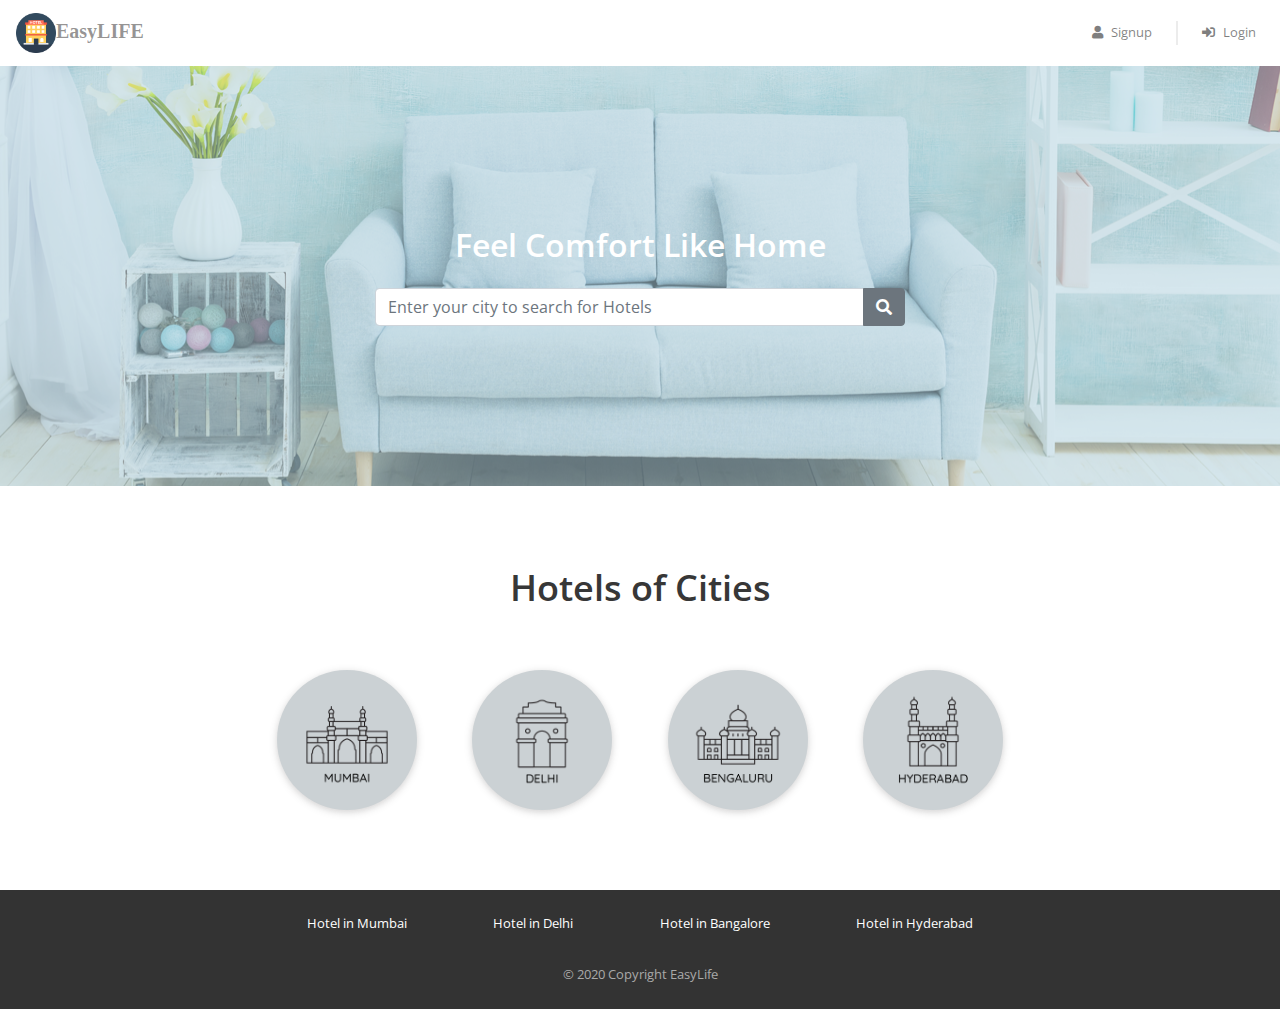
<file: index.html>
<!DOCTYPE html>
<html lang="en">

<head>
    <meta name="viewport" content="width=device-width, initial-scale=1">
    <title>Welcome | EasyLIFE</title>
    <link rel="stylesheet" href="https://cdn.jsdelivr.net/npm/bootstrap@4.0.0/dist/css/bootstrap.min.css" integrity="sha384-Gn5384xqQ1aoWXA+058RXPxPg6fy4IWvTNh0E263XmFcJlSAwiGgFAW/dAiS6JXm" crossorigin="anonymous">
    <link href="https://use.fontawesome.com/releases/v5.11.2/css/all.css" rel="stylesheet" />
    <link href="https://fonts.googleapis.com/css2?family=Open+Sans:ital,wght@0,300;0,400;0,600;0,700;0,800;1,300;1,400;1,600;1,700;1,800&display=swap" rel="stylesheet" />
    <link href="css/common.css" rel="stylesheet" />
    <link href="css/home.css" rel="stylesheet" />
</head>

<body>
    <div class="header sticky-top">
        <nav class="navbar navbar-expand-md navbar-light">
            <a class="navbar-brand" href="index.html">
                <img src="img/logo.png" /><samp>EasyLIFE</samp>
            </a>
            <button class="navbar-toggler" type="button" data-toggle="collapse" data-target="#my-navbar">
                <span class="navbar-toggler-icon"></span>
            </button>

            <div class="collapse navbar-collapse justify-content-end" id="my-navbar">
                <ul class="navbar-nav">
                    <li class="nav-item">
                        <a class="nav-link" href="#" data-toggle="modal" data-target="#signup-modal">
                            <i class="fas fa-user"></i>Signup
                        </a>
                    </li>
                    <div class="nav-vl"></div>
                    <li class="nav-item">
                        <a class="nav-link" href="#" data-toggle="modal" data-target="#login-modal">
                            <i class="fas fa-sign-in-alt"></i>Login
                        </a>
                    </li>
                </ul>
            </div>
        </nav>
    </div>

    <div id="loading">
    </div> 

    <div class="banner-container">
        <h2 class="white pb-3">Feel Comfort Like Home </h2>

        <form id="search-form">
            <div class="input-group city-search">
                <input type="text" class="form-control input-city" id='city' name='city' placeholder="Enter your city to search for Hotels" />
                <div class="input-group-append">
                    <button type="submit" class="btn btn-secondary">
                        <i class="fa fa-search"></i>
                    </button>
                </div>
            </div>
        </form>
    </div>

    <div class="page-container">
        <h1 class="city-heading">
            Hotels of Cities  
        </h1>
        <div class="row">
            <div class="city-card-container col-md">
                <a href="property_list.html">
                    <div class="city-card rounded-circle">
                        <img src="img/mumbai.png" class="city-img" />
                    </div>
                </a>
            </div>

            <div class="city-card-container col-md">
                <a href="property_list.html">
                    <div class="city-card rounded-circle">
                        <img src="img/delhi.png" class="city-img" />
                    </div>
                </a>
            </div>

            <div class="city-card-container col-md">
                <a href="property_list.html">
                    <div class="city-card rounded-circle">
                        <img src="img/bangalore.png" class="city-img" />
                    </div>
                </a>
            </div>

            <div class="city-card-container col-md">
                <a href="property_list.html">
                    <div class="city-card rounded-circle">
                        <img src="img/hyderabad.png" class="city-img" />
                    </div>
                </a>
            </div>
        </div>
    </div>

    <div class="modal fade" id="signup-modal" tabindex="-1" role="dialog" aria-labelledby="signup-heading" aria-hidden="true">
        <div class="modal-dialog" role="document">
            <div class="modal-content">
                <div class="modal-header">
                    <h5 class="modal-title" id="signup-heading">Signup with PGLife</h5>
                    <button type="button" class="close" data-dismiss="modal" aria-label="Close">
                        <span aria-hidden="true">&times;</span>
                    </button>
                </div>

                <div class="modal-body">
                    <form id="signup-form" class="form" role="form">
                        <div class="input-group form-group">
                            <div class="input-group-prepend">
                                <span class="input-group-text">
                                    <i class="fas fa-user"></i>
                                </span>
                            </div>
                            <input type="text" class="form-control" name="full_name" placeholder="Full Name" maxlength="30" required>
                        </div>

                        <div class="input-group form-group">
                            <div class="input-group-prepend">
                                <span class="input-group-text">
                                    <i class="fas fa-phone-alt"></i>
                                </span>
                            </div>
                            <input type="text" class="form-control" name="phone" placeholder="Phone Number" maxlength="10" minlength="10" required>
                        </div>

                        <div class="input-group form-group">
                            <div class="input-group-prepend">
                                <span class="input-group-text">
                                    <i class="fas fa-envelope"></i>
                                </span>
                            </div>
                            <input type="email" class="form-control" name="email" placeholder="Email" required>
                        </div>

                        <div class="input-group form-group">
                            <div class="input-group-prepend">
                                <span class="input-group-text">
                                    <i class="fas fa-lock"></i>
                                </span>
                            </div>
                            <input type="password" class="form-control" name="password" placeholder="Password" minlength="6" required>
                        </div>

                        <div class="input-group form-group">
                            <div class="input-group-prepend">
                                <span class="input-group-text">
                                    <i class="fas fa-university"></i>
                                </span>
                            </div>
                            <input type="text" class="form-control" name="college_name" placeholder="College Name" maxlength="150" required>
                        </div>

                        <div class="form-group">
                            <span>I'm a</span>
                            <input type="radio" class="ml-3" id="gender-male" name="gender" value="male" /> Male
                            <label for="gender-male">
                            </label>
                            <input type="radio" class="ml-3" id="gender-female" name="gender" value="female" />
                            <label for="gender-female">
                                Female
                            </label>
                        </div>

                        <div class="form-group">
                            <button type="submit" class="btn btn-block btn-primary">Create Account</button>
                        </div>
                    </form>
                </div>

                <div class="modal-footer">
                    <span>Already have an account?
                        <a href="#" data-dismiss="modal" data-toggle="modal" data-target="#login-modal">Login</a>
                    </span>
                </div>
            </div>
        </div>
    </div>

    <div class="modal fade" id="login-modal" tabindex="-1" role="dialog" aria-labelledby="login-heading" aria-hidden="true">
        <div class="modal-dialog modal-dialog-centered" role="document">
            <div class="modal-content">
                <div class="modal-header">
                    <h5 class="modal-title" id="login-heading">Login with PGLife</h5>
                    <button type="button" class="close" data-dismiss="modal" aria-label="Close">
                        <span aria-hidden="true">&times;</span>
                    </button>
                </div>

                <div class="modal-body">
                    <form id="login-form" class="form" role="form">
                        <div class="input-group form-group">
                            <div class="input-group-prepend">
                                <span class="input-group-text">
                                    <i class="fas fa-user"></i>
                                </span>
                            </div>
                            <input type="email" class="form-control" name="email" placeholder="Email" required>
                        </div>

                        <div class="input-group form-group">
                            <div class="input-group-prepend">
                                <span class="input-group-text">
                                    <i class="fas fa-lock"></i>
                                </span>
                            </div>
                            <input type="password" class="form-control" name="password" placeholder="Password" minlength="6" required>
                        </div>

                        <div class="form-group">
                            <button type="submit" class="btn btn-block btn-primary">Login</button>
                        </div>
                    </form>
                </div>

                <div class="modal-footer">
                    <span>
                        <a href="#" data-dismiss="modal" data-toggle="modal" data-target="#signup-modal">Click here</a>
                        to register a new account
                    </span>
                </div>
            </div>
        </div>
    </div>

    <div class="footer">
        <div class="page-container footer-container">
            <div class="footer-cities">
                <div class="footer-city">
                    <a href="property_list.html">Hotel in Mumbai</a>
                </div>
                <div class="footer-city">
                    <a href="property_list.html">Hotel in Delhi</a>
                </div>
                <div class="footer-city">
                    <a href="property_list.html">Hotel in Bangalore</a>
                </div>
                <div class="footer-city">
                    <a href="property_list.html">Hotel in Hyderabad</a>
                </div>
            </div>
            <div class="footer-copyright">© 2020 Copyright EasyLife </div>
        </div>
    </div>
    <script src="https://code.jquery.com/jquery-3.2.1.slim.min.js" integrity="sha384-KJ3o2DKtIkvYIK3UENzmM7KCkRr/rE9/Qpg6aAZGJwFDMVNA/GpGFF93hXpG5KkN" crossorigin="anonymous"></script>
    <script src="https://cdn.jsdelivr.net/npm/popper.js@1.12.9/dist/umd/popper.min.js" integrity="sha384-ApNbgh9B+Y1QKtv3Rn7W3mgPxhU9K/ScQsAP7hUibX39j7fakFPskvXusvfa0b4Q" crossorigin="anonymous"></script>
    <script src="https://cdn.jsdelivr.net/npm/bootstrap@4.0.0/dist/js/bootstrap.min.js" integrity="sha384-JZR6Spejh4U02d8jOt6vLEHfe/JQGiRRSQQxSfFWpi1MquVdAyjUar5+76PVCmYl" crossorigin="anonymous"></script>
</body>

</html>
</file>
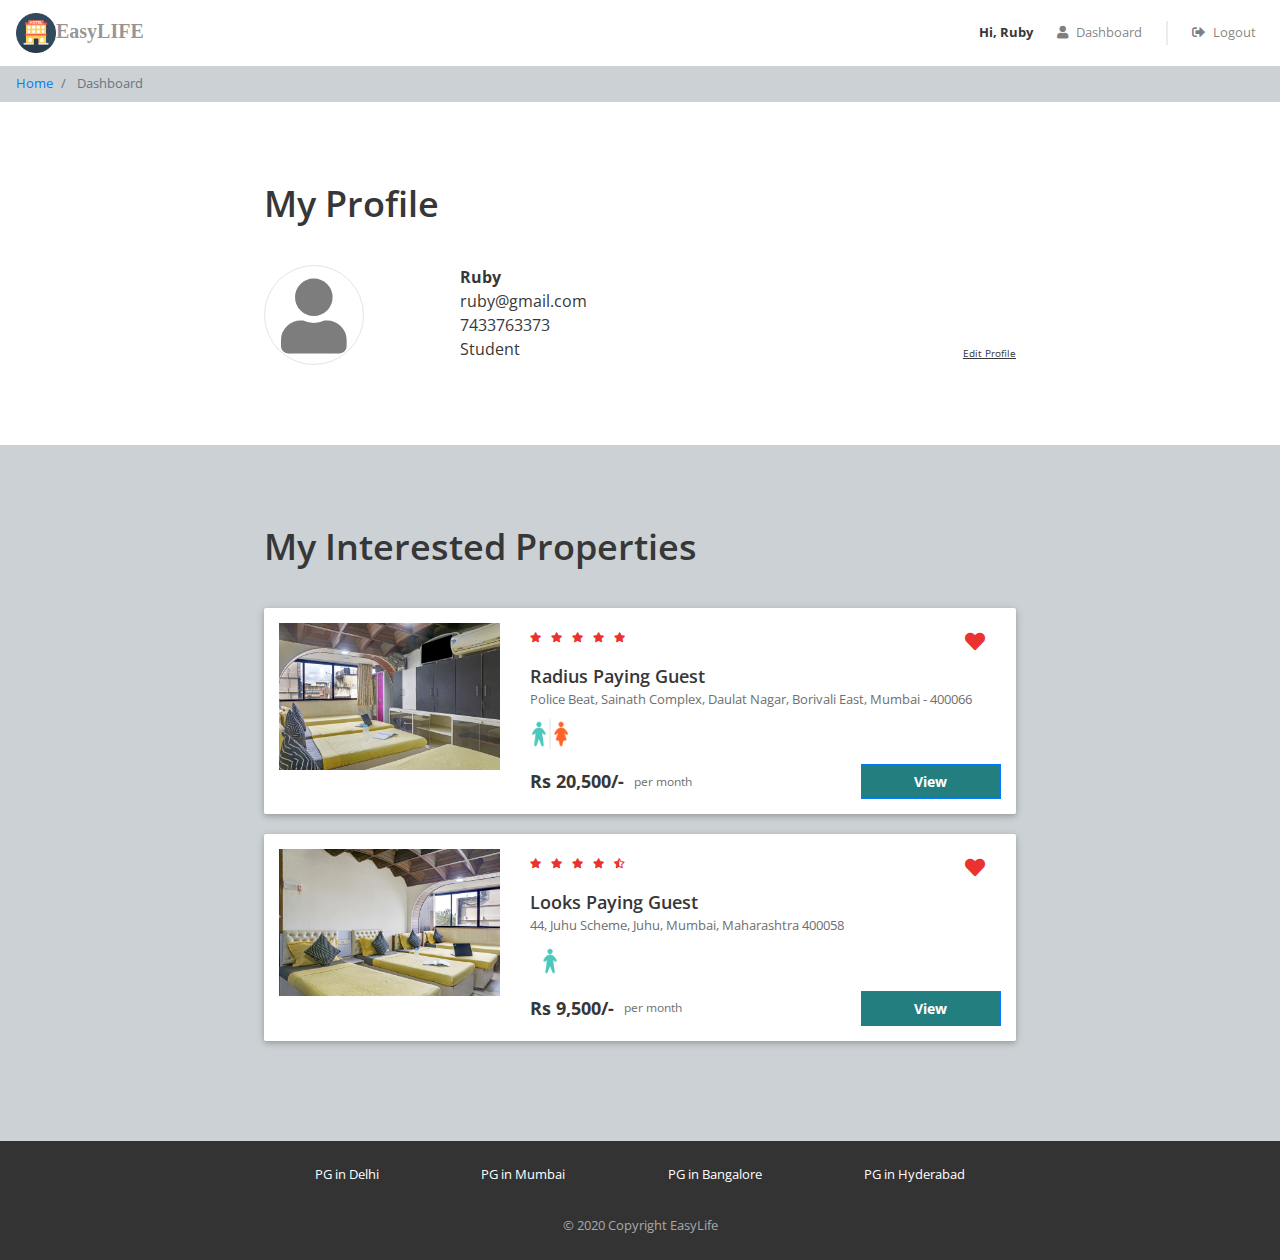
<file: dashboard.html>
<!DOCTYPE html>
<html lang="en">

<head>
    <meta name="viewport" content="width=device-width, initial-scale=1">
    <title>Dashboard | EasyLIFE</title>
    <link rel="stylesheet" href="https://cdn.jsdelivr.net/npm/bootstrap@4.0.0/dist/css/bootstrap.min.css" integrity="sha384-Gn5384xqQ1aoWXA+058RXPxPg6fy4IWvTNh0E263XmFcJlSAwiGgFAW/dAiS6JXm" crossorigin="anonymous">
    <link href="https://use.fontawesome.com/releases/v5.11.2/css/all.css" rel="stylesheet" />
    <link href="https://fonts.googleapis.com/css2?family=Open+Sans:ital,wght@0,300;0,400;0,600;0,700;0,800;1,300;1,400;1,600;1,700;1,800&display=swap" rel="stylesheet" />
    <link href="css/common.css" rel="stylesheet" />
    <link href="css/dashboard.css" rel="stylesheet" />
</head>

<body>
<div class="header sticky-top">
        <nav class="navbar navbar-expand-md navbar-light">
            <a class="navbar-brand" href="index.html">
                <img src="img/logo.png" /><samp>EasyLIFE</samp>
            </a>
            <button class="navbar-toggler" type="button" data-toggle="collapse" data-target="#my-navbar">
                <span class="navbar-toggler-icon"></span>
            </button>

            <div class="collapse navbar-collapse justify-content-end" id="my-navbar">
                <ul class="navbar-nav">
                    <div class='nav-name'>
                        Hi, Ruby
                    </div>
                    <li class="nav-item">
                        <a class="nav-link" href="dashboard.html">
                            <i class="fas fa-user"></i>Dashboard
                        </a>
                    </li>
                    <div class="nav-vl"></div>
                    <li class="nav-item">
                        <a class="nav-link" href="#">
                            <i class="fas fa-sign-out-alt"></i>Logout
                        </a>
                    </li>
                </ul>
            </div>
        </nav>
    </div>

    <div id="loading">
    </div>

    <nav aria-label="breadcrumb">
        <ol class="breadcrumb py-2">
            <li class="breadcrumb-item">
                <a href="index.html">Home</a>
            </li>
            <li class="breadcrumb-item active" aria-current="page">
                Dashboard
            </li>
        </ol>
    </nav>

    <div class="my-profile page-container">
        <h1>My Profile</h1>
        <div class="row">
            <div class="col-md-3 profile-img-container">
                <i class="fas fa-user profile-img"></i>
            </div>
            <div class="col-md-9">
                <div class="row no-gutters justify-content-between align-items-end">
                    <div class="profile">
                        <div class="name">Ruby</div>
                        <div class="email">ruby@gmail.com</div>
                        <div class="phone">7433763373</div>
                        <div class="about">Student</div>
                    </div>
                    <div class="edit">
                        <div class="edit-profile">Edit Profile</div>
                    </div>
                </div>
            </div>
        </div>
    </div>

    <div class="my-interested-properties">
        <div class="page-container">
            <h1>My Interested Properties</h1>

            <div class="property-card property-id-1 row">
                <div class="image-container col-md-4">
                    <img src="img/properties/detail2.jpg" />
                </div>
                <div class="content-container col-md-8">
                    <div class="row no-gutters justify-content-between">
                        <div class="star-container" title="4.8">
                            <i class="fas fa-star"></i>
                            <i class="fas fa-star"></i>
                            <i class="fas fa-star"></i>
                            <i class="fas fa-star"></i>
                            <i class="fas fa-star"></i>
                        </div>
                        <div class="interested-container">
                            <i class="is-interested-image fas fa-heart" property_id="1"></i>
                        </div>
                    </div>
                    <div class="detail-container">
                        <div class="property-name">Radius Paying Guest</div>
                        <div class="property-address">Police Beat, Sainath Complex, Daulat Nagar, Borivali East, Mumbai - 400066</div>
                        <div class="property-gender">
                            <img src="img/unisex.png">
                        </div>
                    </div>
                    <div class="row no-gutters">
                        <div class="rent-container col-6">
                            <div class="rent">Rs 20,500/-</div>
                            <div class="rent-unit">per month</div>
                        </div>
                        <div class="button-container col-6">
                            <a href="property_detail.html" class="btn btn-primary">View</a>
                        </div>
                    </div>
                </div>
            </div>

            <div class="property-card property-id-2 row">
                <div class="image-container col-md-4">
                    <img src="img/properties/detail3.jpg" />
                </div>
                <div class="content-container col-md-8">
                    <div class="row no-gutters justify-content-between">
                        <div class="star-container" title="4.5">
                            <i class="fas fa-star"></i>
                            <i class="fas fa-star"></i>
                            <i class="fas fa-star"></i>
                            <i class="fas fa-star"></i>
                            <i class="fas fa-star-half-alt"></i>
                        </div>
                        <div class="interested-container">
                            <i class="is-interested-image fas fa-heart" property_id="2"></i>
                        </div>
                    </div>
                    <div class="detail-container">
                        <div class="property-name">Looks Paying Guest</div>
                        <div class="property-address">44, Juhu Scheme, Juhu, Mumbai, Maharashtra 400058</div>
                        <div class="property-gender">
                            <img src="img/male.png">
                        </div>
                    </div>
                    <div class="row no-gutters">
                        <div class="rent-container col-6">
                            <div class="rent">Rs 9,500/-</div>
                            <div class="rent-unit">per month</div>
                        </div>
                        <div class="button-container col-6">
                            <a href="property_detail.html" class="btn btn-primary">View</a>
                        </div>
                    </div>
                </div>
            </div>


        </div>
    </div>

    <div class="footer">
        <div class="page-container footer-container">
            <div class="footer-cities">
                <div class="footer-city">
                    <a href="property_list.html">PG in Delhi</a>
                </div>
                <div class="footer-city">
                    <a href="property_list.html">PG in Mumbai</a>
                </div>
                <div class="footer-city">
                    <a href="property_list.html">PG in Bangalore</a>
                </div>
                <div class="footer-city">
                    <a href="property_list.html">PG in Hyderabad</a>
                </div>
            </div>
            <div class="footer-copyright">© 2020 Copyright EasyLife </div>
        </div>
    </div>
    <script src="https://code.jquery.com/jquery-3.2.1.slim.min.js" integrity="sha384-KJ3o2DKtIkvYIK3UENzmM7KCkRr/rE9/Qpg6aAZGJwFDMVNA/GpGFF93hXpG5KkN" crossorigin="anonymous"></script>
    <script src="https://cdn.jsdelivr.net/npm/popper.js@1.12.9/dist/umd/popper.min.js" integrity="sha384-ApNbgh9B+Y1QKtv3Rn7W3mgPxhU9K/ScQsAP7hUibX39j7fakFPskvXusvfa0b4Q" crossorigin="anonymous"></script>
    <script src="https://cdn.jsdelivr.net/npm/bootstrap@4.0.0/dist/js/bootstrap.min.js" integrity="sha384-JZR6Spejh4U02d8jOt6vLEHfe/JQGiRRSQQxSfFWpi1MquVdAyjUar5+76PVCmYl" crossorigin="anonymous"></script>
</body>

</html>
</file>
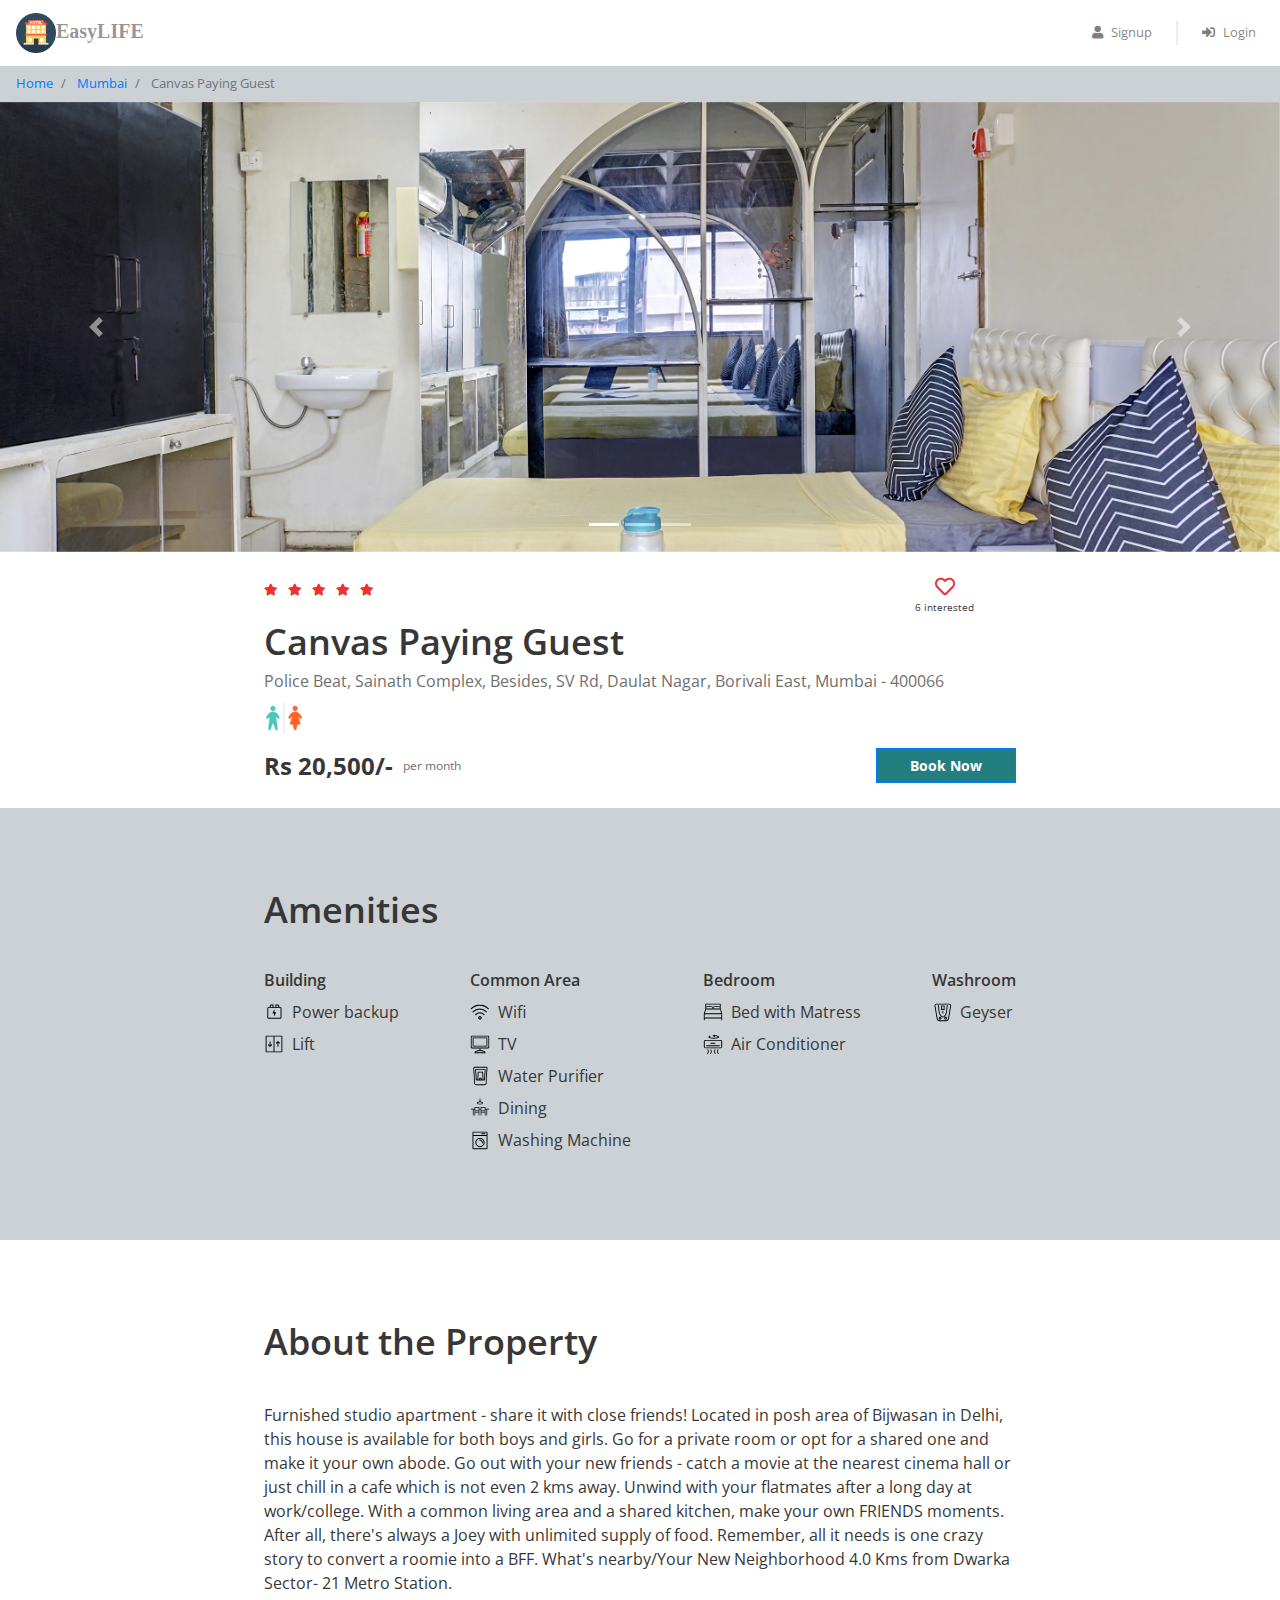
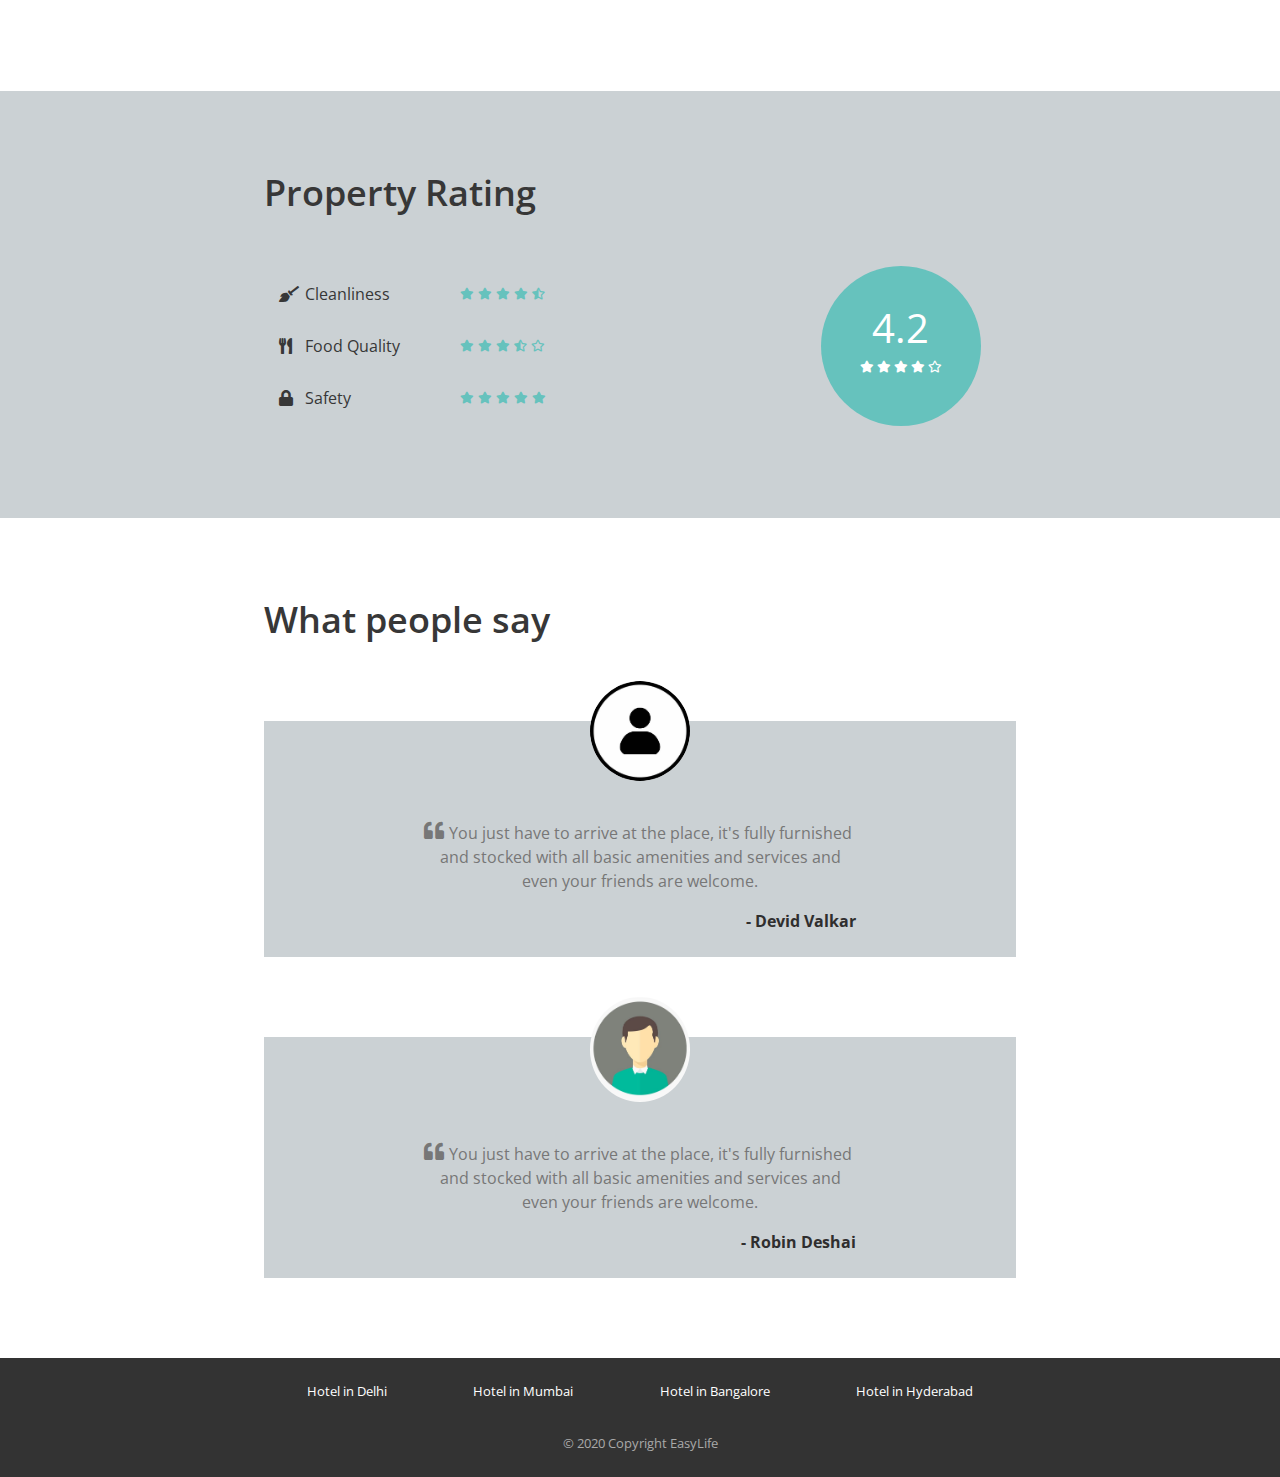
<file: property_detail.html>
<!DOCTYPE html>
<html lang="en">

<head>
    <meta name="viewport" content="width=device-width, initial-scale=1">
    <title>Ganpati Paying Guest | EasyLIFE</title>
    <link rel="stylesheet" href="https://cdn.jsdelivr.net/npm/bootstrap@4.0.0/dist/css/bootstrap.min.css" integrity="sha384-Gn5384xqQ1aoWXA+058RXPxPg6fy4IWvTNh0E263XmFcJlSAwiGgFAW/dAiS6JXm" crossorigin="anonymous">
    <link href="https://use.fontawesome.com/releases/v5.11.2/css/all.css" rel="stylesheet" />
    <link href="https://fonts.googleapis.com/css2?family=Open+Sans:ital,wght@0,300;0,400;0,600;0,700;0,800;1,300;1,400;1,600;1,700;1,800&display=swap" rel="stylesheet" />
    <link href="css/common.css" rel="stylesheet" />
    <link href="css/property_detail.css" rel="stylesheet" />
</head>

<body>
    <div class="header sticky-top">
        <nav class="navbar navbar-expand-md navbar-light">
            <a class="navbar-brand" href="index.html">
                <img src="img/logo.png" /><samp>EasyLIFE</samp>
            </a>
            <button class="navbar-toggler" type="button" data-toggle="collapse" data-target="#my-navbar">
                <span class="navbar-toggler-icon"></span>
            </button>

            <div class="collapse navbar-collapse justify-content-end" id="my-navbar">
                <ul class="navbar-nav">
                    <li class="nav-item">
                        <a class="nav-link" href="#" data-toggle="modal" data-target="#signup-modal">
                            <i class="fas fa-user"></i>Signup
                        </a>
                    </li>
                    <div class="nav-vl"></div>
                    <li class="nav-item">
                        <a class="nav-link" href="#" data-toggle="modal" data-target="#login-modal">
                            <i class="fas fa-sign-in-alt"></i>Login
                        </a>
                    </li>
                </ul>
            </div>
        </nav>
    </div>

    <div id="loading">
    </div>

    <nav aria-label="breadcrumb">
        <ol class="breadcrumb py-2">
            <li class="breadcrumb-item">
                <a href="index.html">Home</a>
            </li>
            <li class="breadcrumb-item">
                <a href="property_list.html">Mumbai</a>
            </li>
            <li class="breadcrumb-item active" aria-current="page">
                Canvas Paying Guest
            </li>
        </ol>
    </nav>

    <div id="property-images" class="carousel slide" data-ride="carousel">
        <ol class="carousel-indicators">
            <li data-target="#property-images" data-slide-to="0" class="active"></li>
            <li data-target="#property-images" data-slide-to="1" class=""></li>
            <li data-target="#property-images" data-slide-to="2" class=""></li>
        </ol>
        <div class="carousel-inner">
            <div class="carousel-item active">
                <img class="d-block w-100" src="img/properties/detail1.jpg" alt="slide">
            </div>
            <div class="carousel-item">
                <img class="d-block w-100" src="img/properties/detail2.jpg" alt="slide">
            </div>
            <div class="carousel-item">
                <img class="d-block w-100" src="img/properties/detail3.jpg" alt="slide">
            </div>
            <div class="carousel-item">
                <img class="d-block w-100" src="img/properties/detail4.jpg" alt="slide">
            </div>
        </div>
        <a class="carousel-control-prev" href="#property-images" role="button" data-slide="prev">
            <span class="carousel-control-prev-icon" aria-hidden="true"></span>
            <span class="sr-only">Previous</span>
        </a>
        <a class="carousel-control-next" href="#property-images" role="button" data-slide="next">
            <span class="carousel-control-next-icon" aria-hidden="true"></span>
            <span class="sr-only">Next</span>
        </a>
    </div>

    <div class="property-summary page-container">
        <div class="row no-gutters justify-content-between">
            <div class="star-container" title="4.8">
                <i class="fas fa-star"></i>
                <i class="fas fa-star"></i>
                <i class="fas fa-star"></i>
                <i class="fas fa-star"></i>
                <i class="fas fa-star"></i>
            </div>
            <div class="interested-container">
                <i class="is-interested-image far fa-heart"></i>
                <div class="interested-text">
                    <span class="interested-user-count">6</span> interested
                </div>
            </div>
        </div>
        <div class="detail-container">
            <div class="property-name">Canvas Paying Guest</div>
            <div class="property-address">Police Beat, Sainath Complex, Besides, SV Rd, Daulat Nagar, Borivali East, Mumbai - 400066</div>
            <div class="property-gender">
                <img src="img/unisex.png" />
            </div>
        </div>
        <div class="row no-gutters">
            <div class="rent-container col-6">
                <div class="rent">Rs 20,500/-</div>
                <div class="rent-unit">per month</div>
            </div>
            <div class="button-container col-6">
                <a href="#" class="btn btn-primary">Book Now</a>
            </div>
        </div>
    </div>

    <div class="property-amenities">
        <div class="page-container">
            <h1>Amenities</h1>
            <div class="row justify-content-between">
                <div class="col-md-auto">
                    <h5>Building</h5>
                    <div class="amenity-container">
                        <img src="img/amenities/powerbackup.svg">
                        <span>Power backup</span>
                    </div>
                    <div class="amenity-container">
                        <img src="img/amenities/lift.svg">
                        <span>Lift</span>
                    </div>
                </div>

                <div class="col-md-auto">
                    <h5>Common Area</h5>
                    <div class="amenity-container">
                        <img src="img/amenities/wifi.svg">
                        <span>Wifi</span>
                    </div>
                    <div class="amenity-container">
                        <img src="img/amenities/tv.svg">
                        <span>TV</span>
                    </div>
                    <div class="amenity-container">
                        <img src="img/amenities/rowater.svg">
                        <span>Water Purifier</span>
                    </div>
                    <div class="amenity-container">
                        <img src="img/amenities/dining.svg">
                        <span>Dining</span>
                    </div>
                    <div class="amenity-container">
                        <img src="img/amenities/washingmachine.svg">
                        <span>Washing Machine</span>
                    </div>
                </div>

                <div class="col-md-auto">
                    <h5>Bedroom</h5>
                    <div class="amenity-container">
                        <img src="img/amenities/bed.svg">
                        <span>Bed with Matress</span>
                    </div>
                    <div class="amenity-container">
                        <img src="img/amenities/ac.svg">
                        <span>Air Conditioner</span>
                    </div>
                </div>

                <div class="col-md-auto">
                    <h5>Washroom</h5>
                    <div class="amenity-container">
                        <img src="img/amenities/geyser.svg">
                        <span>Geyser</span>
                    </div>
                </div>
            </div>
        </div>
    </div>

    <div class="property-about page-container">
        <h1>About the Property</h1>
        <p>Furnished studio apartment - share it with close friends! Located in posh area of Bijwasan in Delhi, this house is available for both boys and girls. Go for a private room or opt for a shared one and make it your own abode. Go out with your new friends - catch a movie at the nearest cinema hall or just chill in a cafe which is not even 2 kms away. Unwind with your flatmates after a long day at work/college. With a common living area and a shared kitchen, make your own FRIENDS moments. After all, there's always a Joey with unlimited supply of food. Remember, all it needs is one crazy story to convert a roomie into a BFF. What's nearby/Your New Neighborhood 4.0 Kms from Dwarka Sector- 21 Metro Station.</p>
    </div>

    <div class="property-rating">
        <div class="page-container">
            <h1>Property Rating</h1>
            <div class="row align-items-center justify-content-between">
                <div class="col-md-6">
                    <div class="rating-criteria row">
                        <div class="col-6">
                            <i class="rating-criteria-icon fas fa-broom"></i>
                            <span class="rating-criteria-text">Cleanliness</span>
                        </div>
                        <div class="rating-criteria-star-container col-6" title="4.3">
                            <i class="fas fa-star"></i>
                            <i class="fas fa-star"></i>
                            <i class="fas fa-star"></i>
                            <i class="fas fa-star"></i>
                            <i class="fas fa-star-half-alt"></i>
                        </div>
                    </div>

                    <div class="rating-criteria row">
                        <div class="col-6">
                            <i class="rating-criteria-icon fas fa-utensils"></i>
                            <span class="rating-criteria-text">Food Quality</span>
                        </div>
                        <div class="rating-criteria-star-container col-6" title="3.4">
                            <i class="fas fa-star"></i>
                            <i class="fas fa-star"></i>
                            <i class="fas fa-star"></i>
                            <i class="fas fa-star-half-alt"></i>
                            <i class="far fa-star"></i>
                        </div>
                    </div>

                    <div class="rating-criteria row">
                        <div class="col-6">
                            <i class="rating-criteria-icon fa fa-lock"></i>
                            <span class="rating-criteria-text">Safety</span>
                        </div>
                        <div class="rating-criteria-star-container col-6" title="4.8">
                            <i class="fas fa-star"></i>
                            <i class="fas fa-star"></i>
                            <i class="fas fa-star"></i>
                            <i class="fas fa-star"></i>
                            <i class="fas fa-star"></i>
                        </div>
                    </div>
                </div>

                <div class="col-md-4">
                    <div class="rating-circle">
                        <div class="total-rating">4.2</div>
                        <div class="rating-circle-star-container">
                            <i class="fas fa-star"></i>
                            <i class="fas fa-star"></i>
                            <i class="fas fa-star"></i>
                            <i class="fas fa-star"></i>
                            <i class="far fa-star"></i>
                        </div>
                    </div>
                </div>
            </div>
        </div>
    </div>

    <div class="property-testimonials page-container">
        <h1>What people say</h1>
        <div class="testimonial-block">
            <div class="testimonial-image-container">
                <img class="testimonial-img" src="img/th .jpeg">
            </div>
            <div class="testimonial-text">
                <i class="fa fa-quote-left" aria-hidden="true"></i>
                <p>You just have to arrive at the place, it's fully furnished and stocked with all basic amenities and services and even your friends are welcome.</p>
            </div>
            <div class="testimonial-name">- Devid Valkar</div>
        </div>
        <div class="testimonial-block">
            <div class="testimonial-image-container">
                <img class="testimonial-img" src="img/th.jpeg">
            </div>
            <div class="testimonial-text">
                <i class="fa fa-quote-left" aria-hidden="true"></i>
                <p>You just have to arrive at the place, it's fully furnished and stocked with all basic amenities and services and even your friends are welcome.</p>
            </div>
            <div class="testimonial-name">- Robin Deshai</div>
        </div>
    </div>

    <div class="modal fade" id="signup-modal" tabindex="-1" role="dialog" aria-labelledby="signup-heading" aria-hidden="true">
        <div class="modal-dialog" role="document">
            <div class="modal-content">
                <div class="modal-header">
                    <h5 class="modal-title" id="signup-heading">Signup with PGLife</h5>
                    <button type="button" class="close" data-dismiss="modal" aria-label="Close">
                        <span aria-hidden="true">&times;</span>
                    </button>
                </div>

                <div class="modal-body">
                    <form id="signup-form" class="form" role="form">
                        <div class="input-group form-group">
                            <div class="input-group-prepend">
                                <span class="input-group-text">
                                    <i class="fas fa-user"></i>
                                </span>
                            </div>
                            <input type="text" class="form-control" name="full_name" placeholder="Full Name" maxlength="30" required>
                        </div>

                        <div class="input-group form-group">
                            <div class="input-group-prepend">
                                <span class="input-group-text">
                                    <i class="fas fa-phone-alt"></i>
                                </span>
                            </div>
                            <input type="text" class="form-control" name="phone" placeholder="Phone Number" maxlength="10" minlength="10" required>
                        </div>

                        <div class="input-group form-group">
                            <div class="input-group-prepend">
                                <span class="input-group-text">
                                    <i class="fas fa-envelope"></i>
                                </span>
                            </div>
                            <input type="email" class="form-control" name="email" placeholder="Email" required>
                        </div>

                        <div class="input-group form-group">
                            <div class="input-group-prepend">
                                <span class="input-group-text">
                                    <i class="fas fa-lock"></i>
                                </span>
                            </div>
                            <input type="password" class="form-control" name="password" placeholder="Password" minlength="6" required>
                        </div>

                        <div class="input-group form-group">
                            <div class="input-group-prepend">
                                <span class="input-group-text">
                                    <i class="fas fa-university"></i>
                                </span>
                            </div>
                            <input type="text" class="form-control" name="college_name" placeholder="College Name" maxlength="150" required>
                        </div>

                        <div class="form-group">
                            <span>I'm a</span>
                            <input type="radio" class="ml-3" id="gender-male" name="gender" value="male" /> Male
                            <label for="gender-male">
                            </label>
                            <input type="radio" class="ml-3" id="gender-female" name="gender" value="female" />
                            <label for="gender-female">
                                Female
                            </label>
                        </div>

                        <div class="form-group">
                            <button type="submit" class="btn btn-block btn-primary">Create Account</button>
                        </div>
                    </form>
                </div>

                <div class="modal-footer">
                    <span>Already have an account?
                        <a href="#" data-dismiss="modal" data-toggle="modal" data-target="#login-modal">Login</a>
                    </span>
                </div>
            </div>
        </div>
    </div>

    <div class="modal fade" id="login-modal" tabindex="-1" role="dialog" aria-labelledby="login-heading" aria-hidden="true">
        <div class="modal-dialog modal-dialog-centered" role="document">
            <div class="modal-content">
                <div class="modal-header">
                    <h5 class="modal-title" id="login-heading">Login with PGLife</h5>
                    <button type="button" class="close" data-dismiss="modal" aria-label="Close">
                        <span aria-hidden="true">&times;</span>
                    </button>
                </div>

                <div class="modal-body">
                    <form id="login-form" class="form" role="form">
                        <div class="input-group form-group">
                            <div class="input-group-prepend">
                                <span class="input-group-text">
                                    <i class="fas fa-user"></i>
                                </span>
                            </div>
                            <input type="email" class="form-control" name="email" placeholder="Email" required>
                        </div>

                        <div class="input-group form-group">
                            <div class="input-group-prepend">
                                <span class="input-group-text">
                                    <i class="fas fa-lock"></i>
                                </span>
                            </div>
                            <input type="password" class="form-control" name="password" placeholder="Password" minlength="6" required>
                        </div>

                        <div class="form-group">
                            <button type="submit" class="btn btn-block btn-primary">Login</button>
                        </div>
                    </form>
                </div>

                <div class="modal-footer">
                    <span>
                        <a href="#" data-dismiss="modal" data-toggle="modal" data-target="#signup-modal">Click here</a>
                        to register a new account
                    </span>
                </div>
            </div>
        </div>
    </div>

    <div class="footer">
        <div class="page-container footer-container">
            <div class="footer-cities">
                <div class="footer-city">
                    <a href="property_list.html">Hotel in Delhi</a>
                </div>
                <div class="footer-city">
                    <a href="property_list.html">Hotel in Mumbai</a>
                </div>
                <div class="footer-city">
                    <a href="property_list.html">Hotel in Bangalore</a>
                </div>
                <div class="footer-city">
                    <a href="property_list.html">Hotel in Hyderabad</a>
                </div>
            </div>
            <div class="footer-copyright">© 2020 Copyright EasyLife </div>
        </div>
    </div>
    <script src="https://code.jquery.com/jquery-3.2.1.slim.min.js" integrity="sha384-KJ3o2DKtIkvYIK3UENzmM7KCkRr/rE9/Qpg6aAZGJwFDMVNA/GpGFF93hXpG5KkN" crossorigin="anonymous"></script>
    <script src="https://cdn.jsdelivr.net/npm/popper.js@1.12.9/dist/umd/popper.min.js" integrity="sha384-ApNbgh9B+Y1QKtv3Rn7W3mgPxhU9K/ScQsAP7hUibX39j7fakFPskvXusvfa0b4Q" crossorigin="anonymous"></script>
    <script src="https://cdn.jsdelivr.net/npm/bootstrap@4.0.0/dist/js/bootstrap.min.js" integrity="sha384-JZR6Spejh4U02d8jOt6vLEHfe/JQGiRRSQQxSfFWpi1MquVdAyjUar5+76PVCmYl" crossorigin="anonymous"></script>
</body>

</html>
</file>
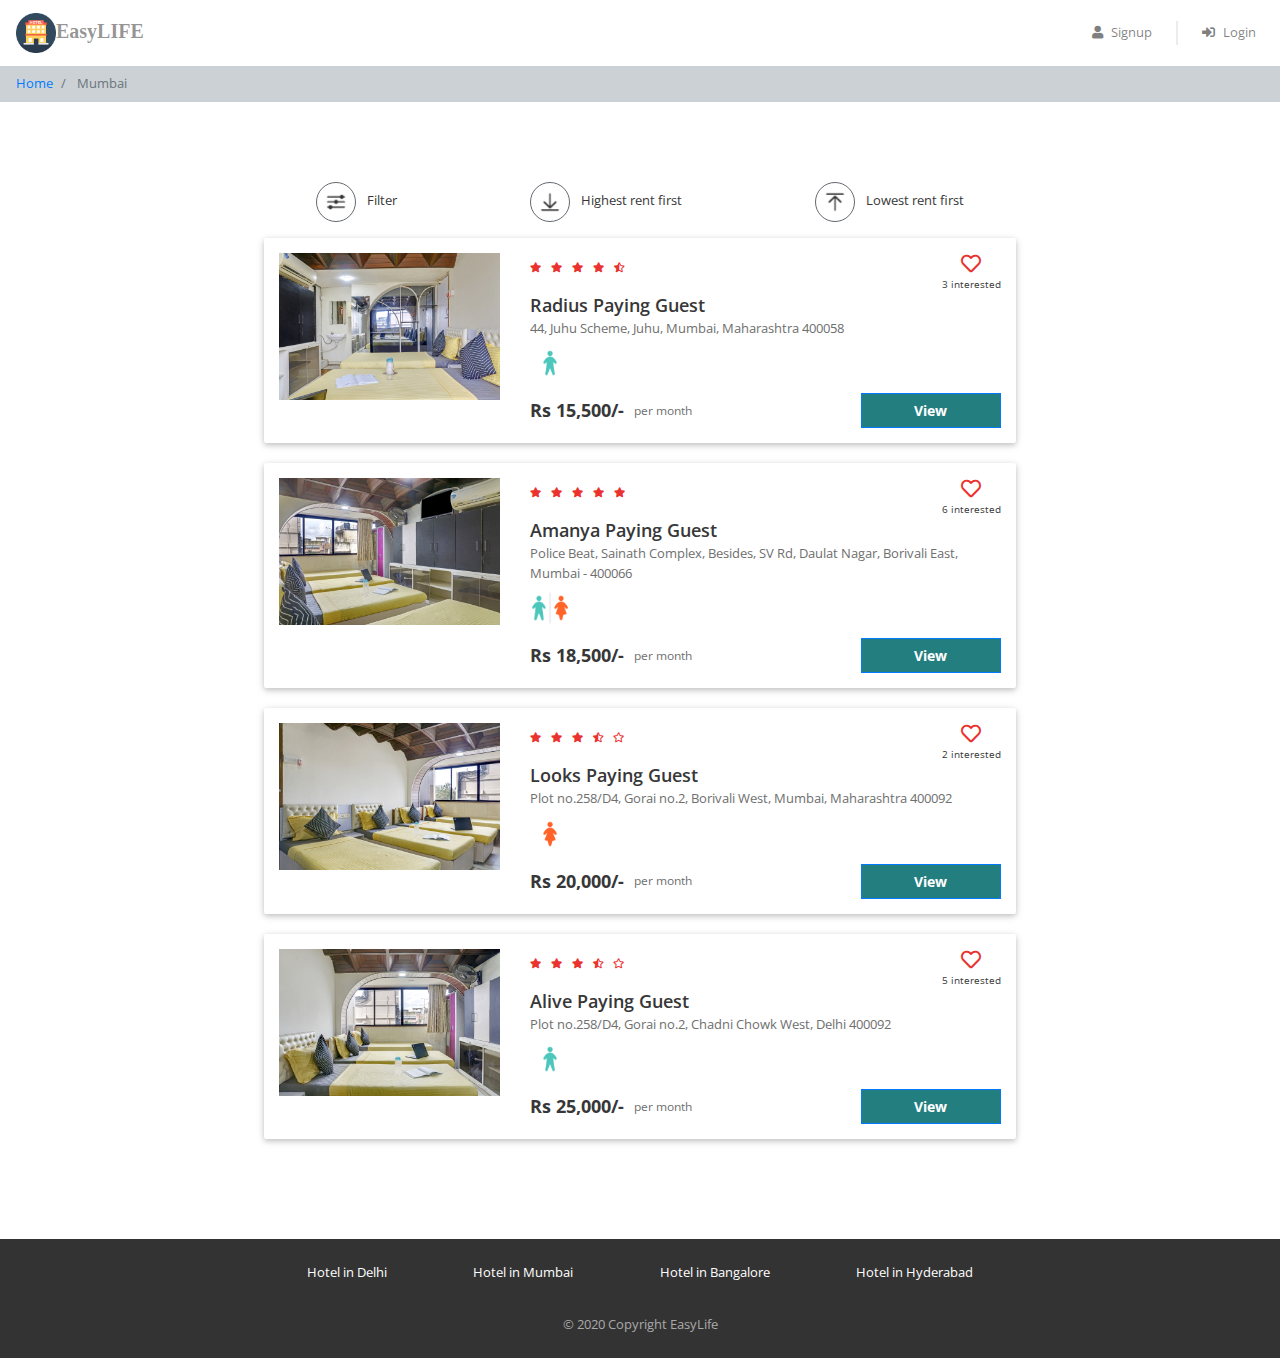
<file: property_list.html>
<!DOCTYPE html>
<html lang="en">

<head>
    <meta name="viewport" content="width=device-width, initial-scale=1">
    <title>Best Hotel's in Mumbai | EasyLIFE</title>
    <link rel="stylesheet" href="https://cdn.jsdelivr.net/npm/bootstrap@4.0.0/dist/css/bootstrap.min.css" integrity="sha384-Gn5384xqQ1aoWXA+058RXPxPg6fy4IWvTNh0E263XmFcJlSAwiGgFAW/dAiS6JXm" crossorigin="anonymous">
    <link href="https://use.fontawesome.com/releases/v5.11.2/css/all.css" rel="stylesheet" />
    <link href="https://fonts.googleapis.com/css2?family=Open+Sans:ital,wght@0,300;0,400;0,600;0,700;0,800;1,300;1,400;1,600;1,700;1,800&display=swap" rel="stylesheet" />
    <link href="css/common.css" rel="stylesheet" />
    <link href="css/property_list.css" rel="stylesheet" />
</head>

<body>
    <div class="header sticky-top">
        <nav class="navbar navbar-expand-md navbar-light">
            <a class="navbar-brand" href="index.html">
                <img src="img/logo.png" /><samp>EasyLIFE</samp>
            </a>
            <button class="navbar-toggler" type="button" data-toggle="collapse" data-target="#my-navbar">
                <span class="navbar-toggler-icon"></span>
            </button>

            <div class="collapse navbar-collapse justify-content-end" id="my-navbar">
                <ul class="navbar-nav">
                    <li class="nav-item">
                        <a class="nav-link" href="#" data-toggle="modal" data-target="#signup-modal">
                            <i class="fas fa-user"></i>Signup
                        </a>
                    </li>
                    <div class="nav-vl"></div>
                    <li class="nav-item">
                        <a class="nav-link" href="#" data-toggle="modal" data-target="#login-modal">
                            <i class="fas fa-sign-in-alt"></i>Login
                        </a>
                    </li>
                </ul>
            </div>
        </nav>
    </div>

    <div id="loading">
    </div>

    <nav aria-label="breadcrumb">
        <ol class="breadcrumb py-2">
            <li class="breadcrumb-item">
                <a href="index.html">Home</a>
            </li>
            <li class="breadcrumb-item active" aria-current="page">
                Mumbai
            </li>
        </ol>
    </nav>

    <div class="page-container">
        <div class="filter-bar row justify-content-around">
            <div class="col-auto" data-toggle="modal" data-target="#filter-modal">
                <img src="img/filter.png" alt="filter" />
                <span>Filter</span>
            </div>
            <div class="col-auto">
                <img src="img/desc.png" alt="sort-desc" />
                <span>Highest rent first</span>
            </div>
            <div class="col-auto">
                <img src="img/asc.png" alt="sort-asc" />
                <span>Lowest rent first</span>
            </div>
        </div>

        
        <div class="property-card row">
            <div class="image-container col-md-4">
                <img src="img/properties/detail1.jpg" />
            </div>
            <div class="content-container col-md-8">
                <div class="row no-gutters justify-content-between">
                    <div class="star-container" title="4.5">
                        <i class="fas fa-star"></i>
                        <i class="fas fa-star"></i>
                        <i class="fas fa-star"></i>
                        <i class="fas fa-star"></i>
                        <i class="fas fa-star-half-alt"></i>
                    </div>
                    <div class="interested-container">
                        <i class="far fa-heart"></i>
                        <div class="interested-text">3 interested</div>
                    </div>
                </div>
                <div class="detail-container">
                    <div class="property-name">Radius Paying Guest</div>
                    <div class="property-address">44, Juhu Scheme, Juhu, Mumbai, Maharashtra 400058</div>
                    <div class="property-gender">
                        <img src="img/male.png" />
                    </div>
                </div>
                <div class="row no-gutters">
                    <div class="rent-container col-6">
                        <div class="rent">Rs 15,500/-</div>
                        <div class="rent-unit">per month</div>
                    </div>
                    <div class="button-container col-6">
                        <a href="property_detail.html" class="btn btn-primary">View</a>
                    </div>
                </div>
            </div>
        </div>

        <div class="property-card row">
            <div class="image-container col-md-4">
                <img src="img/properties/detail2.jpg" />
            </div>
            <div class="content-container col-md-8">
                <div class="row no-gutters justify-content-between">
                    <div class="star-container" title="4.8">
                        <i class="fas fa-star"></i>
                        <i class="fas fa-star"></i>
                        <i class="fas fa-star"></i>
                        <i class="fas fa-star"></i>
                        <i class="fas fa-star"></i>
                    </div>
                    <div class="interested-container">
                        <i class="far fa-heart"></i>
                        <div class="interested-text">6 interested</div>
                    </div>
                </div>
                <div class="detail-container">
                    <div class="property-name">Amanya Paying Guest</div>
                    <div class="property-address">Police Beat, Sainath Complex, Besides, SV Rd, Daulat Nagar, Borivali East, Mumbai - 400066</div>
                    <div class="property-gender">
                        <img src="img/unisex.png" />
                    </div>
                </div>
                <div class="row no-gutters">
                    <div class="rent-container col-6">
                        <div class="rent">Rs 18,500/-</div>
                        <div class="rent-unit">per month</div>
                    </div>
                    <div class="button-container col-6">
                        <a href="property_detail.html" class="btn btn-primary">View</a>
                    </div>
                </div>
            </div>
        </div>

        <div class="property-card row">
            <div class="image-container col-md-4">
                <img src="img/properties/detail3.jpg" />
            </div>
            <div class="content-container col-md-8">
                <div class="row no-gutters justify-content-between">
                    <div class="star-container" title="3.5">
                        <i class="fas fa-star"></i>
                        <i class="fas fa-star"></i>
                        <i class="fas fa-star"></i>
                        <i class="fas fa-star-half-alt"></i>
                        <i class="far fa-star"></i>
                    </div>
                    <div class="interested-container">
                        <i class="far fa-heart"></i>
                        <div class="interested-text">2 interested</div>
                    </div>
                </div>
                <div class="detail-container">
                    <div class="property-name">Looks Paying Guest</div>
                    <div class="property-address">Plot no.258/D4, Gorai no.2, Borivali West, Mumbai, Maharashtra 400092</div>
                    <div class="property-gender">
                        <img src="img/female.png" />
                    </div>
                </div>
                <div class="row no-gutters">
                    <div class="rent-container col-6">
                        <div class="rent">Rs 20,000/-</div>
                        <div class="rent-unit">per month</div>
                    </div>
                    <div class="button-container col-6">
                        <a href="property_detail.html" class="btn btn-primary">View</a>
                    </div>
                </div>
            </div>
        </div>
        <div class="property-card row">
            <div class="image-container col-md-4">
                <img src="img/properties/detail4.jpg" />
            </div>
            <div class="content-container col-md-8">
                <div class="row no-gutters justify-content-between">
                    <div class="star-container" title="4.5">
                        <i class="fas fa-star"></i>
                        <i class="fas fa-star"></i>
                        <i class="fas fa-star"></i>
                        <i class="fas fa-star-half-alt"></i>
                        <i class="far fa-star"></i>
                    </div>
                    <div class="interested-container">
                        <i class="far fa-heart"></i>
                        <div class="interested-text">5 interested</div>
                    </div>
                </div>
                <div class="detail-container">
                    <div class="property-name">Alive Paying Guest</div>
                    <div class="property-address">Plot no.258/D4, Gorai no.2, Chadni Chowk West, Delhi 400092</div>
                    <div class="property-gender">
                        <img src="img/male.png" />
                    </div>
                </div>
                <div class="row no-gutters">
                    <div class="rent-container col-6">
                        <div class="rent">Rs 25,000/-</div>
                        <div class="rent-unit">per month</div>
                    </div>
                    <div class="button-container col-6">
                        <a href="property_detail.html" class="btn btn-primary">View</a>
                    </div>
                </div>
            </div>
        </div>
    </div>

    <div class="modal fade" id="filter-modal" tabindex="-1" role="dialog" aria-labelledby="filter-heading" aria-hidden="true">
        <div class="modal-dialog modal-dialog-centered" role="document">
            <div class="modal-content">
                <div class="modal-header">
                    <h3 class="modal-title" id="filter-heading">Filters</h3>
                    <button type="button" class="close" data-dismiss="modal" aria-label="Close">
                        <span aria-hidden="true">&times;</span>
                    </button>
                </div>

                <div class="modal-body">
                    <h5>Gender</h5>
                    <hr />
                    <div>
                        <button class="btn btn-outline-dark btn-active">
                            No Filter
                        </button>
                        <button class="btn btn-outline-dark">
                            <i class="fas fa-venus-mars"></i>Unisex
                        </button>
                        <button class="btn btn-outline-dark">
                            <i class="fas fa-mars"></i>Male
                        </button>
                        <button class="btn btn-outline-dark">
                            <i class="fas fa-venus"></i>Female
                        </button>
                    </div>
                </div>

                <div class="modal-footer">
                    <button data-dismiss="modal" class="btn btn-success">Okay</button>
                </div>
            </div>
        </div>
    </div>

    <div class="modal fade" id="signup-modal" tabindex="-1" role="dialog" aria-labelledby="signup-heading" aria-hidden="true">
        <div class="modal-dialog" role="document">
            <div class="modal-content">
                <div class="modal-header">
                    <h5 class="modal-title" id="signup-heading">Signup with EasyLIFE</h5>
                    <button type="button" class="close" data-dismiss="modal" aria-label="Close">
                        <span aria-hidden="true">&times;</span>
                    </button>
                </div>

                <div class="modal-body">
                    <form id="signup-form" class="form" role="form">
                        <div class="input-group form-group">
                            <div class="input-group-prepend">
                                <span class="input-group-text">
                                    <i class="fas fa-user"></i>
                                </span>
                            </div>
                            <input type="text" class="form-control" name="full_name" placeholder="Full Name" maxlength="30" required>
                        </div>

                        <div class="input-group form-group">
                            <div class="input-group-prepend">
                                <span class="input-group-text">
                                    <i class="fas fa-phone-alt"></i>
                                </span>
                            </div>
                            <input type="text" class="form-control" name="phone" placeholder="Phone Number" maxlength="10" minlength="10" required>
                        </div>

                        <div class="input-group form-group">
                            <div class="input-group-prepend">
                                <span class="input-group-text">
                                    <i class="fas fa-envelope"></i>
                                </span>
                            </div>
                            <input type="email" class="form-control" name="email" placeholder="Email" required>
                        </div>

                        <div class="input-group form-group">
                            <div class="input-group-prepend">
                                <span class="input-group-text">
                                    <i class="fas fa-lock"></i>
                                </span>
                            </div>
                            <input type="password" class="form-control" name="password" placeholder="Password" minlength="6" required>
                        </div>

                        <div class="input-group form-group">
                            <div class="input-group-prepend">
                                <span class="input-group-text">
                                    <i class="fas fa-university"></i>
                                </span>
                            </div>
                            <input type="text" class="form-control" name="college_name" placeholder="College Name" maxlength="150" required>
                        </div>

                        <div class="form-group">
                            <span>I'm a</span>
                            <input type="radio" class="ml-3" id="gender-male" name="gender" value="male" /> Male
                            <label for="gender-male">
                            </label>
                            <input type="radio" class="ml-3" id="gender-female" name="gender" value="female" />
                            <label for="gender-female">
                                Female
                            </label>
                        </div>

                        <div class="form-group">
                            <button type="submit" class="btn btn-block btn-primary">Create Account</button>
                        </div>
                    </form>
                </div>

                <div class="modal-footer">
                    <span>Already have an account?
                        <a href="#" data-dismiss="modal" data-toggle="modal" data-target="#login-modal">Login</a>
                    </span>
                </div>
            </div>
        </div>
    </div>

    <div class="modal fade" id="login-modal" tabindex="-1" role="dialog" aria-labelledby="login-heading" aria-hidden="true">
        <div class="modal-dialog modal-dialog-centered" role="document">
            <div class="modal-content">
                <div class="modal-header">
                    <h5 class="modal-title" id="login-heading">Login with EasyLIFE</h5>
                    <button type="button" class="close" data-dismiss="modal" aria-label="Close">
                        <span aria-hidden="true">&times;</span>
                    </button>
                </div>

                <div class="modal-body">
                    <form id="login-form" class="form" role="form">
                        <div class="input-group form-group">
                            <div class="input-group-prepend">
                                <span class="input-group-text">
                                    <i class="fas fa-user"></i>
                                </span>
                            </div>
                            <input type="email" class="form-control" name="email" placeholder="Email" required>
                        </div>

                        <div class="input-group form-group">
                            <div class="input-group-prepend">
                                <span class="input-group-text">
                                    <i class="fas fa-lock"></i>
                                </span>
                            </div>
                            <input type="password" class="form-control" name="password" placeholder="Password" minlength="6" required>
                        </div>

                        <div class="form-group">
                            <button type="submit" class="btn btn-block btn-primary">Login</button>
                        </div>
                    </form>
                </div>

                <div class="modal-footer">
                    <span>
                        <a href="#" data-dismiss="modal" data-toggle="modal" data-target="#signup-modal">Click here</a>
                        to register a new account
                    </span>
                </div>
            </div>
        </div>
    </div>

    <div class="footer">
        <div class="page-container footer-container">
            <div class="footer-cities">
                <div class="footer-city">
                    <a href="property_list.html">Hotel in Delhi</a>
                </div>
                <div class="footer-city">
                    <a href="property_list.html">Hotel in Mumbai</a>
                </div>
                <div class="footer-city">
                    <a href="property_list.html">Hotel in Bangalore</a>
                </div>
                <div class="footer-city">
                    <a href="property_list.html">Hotel in Hyderabad</a>
                </div>
            </div>
            <div class="footer-copyright">© 2020 Copyright EasyLife </div>
        </div>
    </div>
    <script src="https://code.jquery.com/jquery-3.2.1.slim.min.js" integrity="sha384-KJ3o2DKtIkvYIK3UENzmM7KCkRr/rE9/Qpg6aAZGJwFDMVNA/GpGFF93hXpG5KkN" crossorigin="anonymous"></script>
    <script src="https://cdn.jsdelivr.net/npm/popper.js@1.12.9/dist/umd/popper.min.js" integrity="sha384-ApNbgh9B+Y1QKtv3Rn7W3mgPxhU9K/ScQsAP7hUibX39j7fakFPskvXusvfa0b4Q" crossorigin="anonymous"></script>
    <script src="https://cdn.jsdelivr.net/npm/bootstrap@4.0.0/dist/js/bootstrap.min.js" integrity="sha384-JZR6Spejh4U02d8jOt6vLEHfe/JQGiRRSQQxSfFWpi1MquVdAyjUar5+76PVCmYl" crossorigin="anonymous"></script>
</body>

</html>
</file>
<file: css/common.css>
* {
    box-sizing: border-box;
    font-family: 'Open Sans', sans-serif;
}

body {
    color: #373737;
    font-size: 16px;
    position: relative;
}

h1,
h2,
h3,
h4,
h5,
h6 {
    font-weight: 600;
}

h1 {
    font-size: 36px;
    margin-bottom: 40px;
}

@media (max-width: 768px) {
    h1 {
        font-size: 28px;
    }
}

h3 {
    font-size: 24px;
    margin-bottom: 12px;
}

h5 {
    font-size: 16px;
    margin-bottom: 10px;
}

.btn-primary,
.btn-warning,
.btn-danger {
    background-color: rgb(35, 126, 127);
    color: white;
    font-weight: bold;
}

.input-group .input-group-text i {
    width: 14px;
}

input[type="radio"] {
    position: relative;
    top: 1px;
}

.breadcrumb {
    background-color: #cbd1d4;
    font-size: 13px;
    border-radius: 0px;
    margin-bottom: 0px;
}

.container {
    max-width: 920px;
    padding: 0px 20px;
}

.page-container {
    max-width: 800px;
    padding: 80px 24px;
    margin: auto;
}

@media (max-width: 768px) {
    .page-container {
        padding: 64px 24px;
    }
}

.white {
    color: #ffffff;
}

#loading {
    display: none;
    background-color: #666666;
    background-image: url("../img/progress_spinner.gif");
    background-repeat: no-repeat;
    background-position: center;
    opacity: 0.4;
    position: fixed;
    top: 0px;
    right: 0px;
    width: 100%;
    height: 100%;
    z-index: 10000000;
}

/* Login Modal */
#login-modal .modal-dialog {
    width: 350px;
    margin: auto;
}

.modal-footer {
    background-color: #f4f4f4;
    justify-content: center;
}

/* Header */
.header {
    background-color: white;
    font-size: 13px;
}
.header .navbar .navbar-brand samp {
    color:#211b1b78 ;
    font-weight: bold;
    font-family: cursive;
}
.header .navbar .navbar-brand img {
    height: 40px;
}

.header .navbar .nav-item i {
    margin-right: 8px;
}

.header .nav-vl {
    border-left: 2px solid #d6d6d678;
    height: 24px;
    margin: auto 16px;
    display: block;
}

@media(max-width:768px) {
    .header .nav-vl {
        display: none;
    }
}

.header .nav-name {
    font-weight: bold;
    margin: auto 16px;
}

@media(max-width:768px) {
    .header .nav-name {
        margin: 8px 0px
    }
}

/* Footer */
.footer {
    background-color: #333333;
    font-size: 13px;
}

.footer-container {
    padding: 24px;
}

.footer-cities {
    display: flex;
    flex-wrap: wrap;
    justify-content: space-around;
}

.footer-city {
    margin-bottom: 8px;
    text-align: center;
}

@media(max-width:768px) {
    .footer-city {
        width: 100%;
    }
}

.footer-city a {
    color: #ffffff;
}

.footer-copyright {
    color: #a9a9a9;
    text-align: center;
    padding-top: 24px;
}
</file>
<file: css/home.css>
.banner-container {
    background-image: url("../img/bg2.png");
    background-attachment: fixed;
    box-shadow: inset 0 0 0 2000px #b8dceb7a;
    text-align: center;
    padding: 160px 15px;
}

@media (max-width: 768px) {
    .banner-container {
        padding: 100px 15px;
    }
}

.city-search {
    max-width: 530px;
    margin: auto;
    position: relative;
}

.city-heading {
    text-align: center;
}

.city-card-container {
    text-align: center;
    margin-top: 20px;
}

.city-card {
    background-color: #cbd1d4;
    box-shadow: 0 2px 5px 0 rgba(151, 142, 142, 0.16), 0 2px 10px 0 rgba(0, 0, 0, 0.12);
    display: inline-block;
    padding: 20px;
}

.city-card:focus,
.city-card:hover {
    box-shadow: 0 5px 11px 0 rgba(0, 0, 0, 0.18), 0 4px 15px 0 rgba(0, 0, 0, 0.15);
}

.city-img {
    height: 100px;
    width: 100px;
}
</file>
<file: css/dashboard.css>
@media (max-width: 768px) {
    .profile-img-container {
        text-align: center;
        padding-bottom: 32px;
    }
}

.profile-img {
    color: #7d7d7d;
    font-size: 75px;
    text-align: center;
    border: 1px solid #e4e4e4;
    border-radius: 50%;
    height: 100px;
    width: 100px;
    line-height: 100px;
}

.profile .name {
    font-weight: bold;
}

.edit-profile {
    font-size: 10px;
    text-decoration: underline;
    cursor: pointer;
}

.my-interested-properties {
    background-color: #cbd1d4;
}

.property-card {
    background-color: #ffffff;
    border-radius: 2px;
    padding: 15px 0px;
    margin: 20px auto;
    box-shadow: 0 2px 5px 0 rgba(0, 0, 0, 0.16), 0 2px 10px 0 rgba(0, 0, 0, 0.12);
}

.property-card:focus,
.property-card:hover {
    box-shadow: 0 5px 11px 0 rgba(0, 0, 0, 0.18), 0 4px 15px 0 rgba(0, 0, 0, 0.15);
}

.image-container {
    text-align: center;
}

@media (max-width: 768px) {
    .image-container {
        padding-bottom: 12px;
    }
}

.image-container img {
    width: 100%;
    max-width: 300px;
}

.star-container i {
    color: #EA322E;
    font-size: 10px;
    margin-right: 6px;
}

.interested-container {
    text-align: center;
    padding: 8px 16px;
}

.interested-container i {
    color: #EA322E;
    font-size: 20px;
    cursor: pointer;
}

.interested-text {
    font-size: 10px;
}

.detail-container {
    padding-bottom: 10px;
}

.property-name {
    font-size: 18px;
    font-weight: 600;
}

.property-address {
    color: #6f6f6f;
    font-size: 13px;
    padding-bottom: 5px;
}

.property-gender img {
    width: 40px;
}

.rent-container {
    display: flex;
    align-items: center;
}

.rent {
    font-size: 18px;
    font-weight: bold;
    padding-right: 10px;
}

.rent-unit {
    color: #6f6f6f;
    font-size: 12px;
}

.button-container .btn {
    font-size: 14px;
    border-radius: 0px;
    width: 140px;
    float: right;
}
</file>
<file: css/property_detail.css>
.carousel img {
    height: 450px;
    object-fit: cover;
}

.property-summary {
    padding: 24px;
}

.property-amenities,
.property-rating {
    background-color: #cbd1d4;
}

.star-container i {
    color: #EA322E;
    font-size: 12px;
    margin-right: 6px;
}

.interested-container {
    text-align: center;
    padding-right: 42px;
}

@media (max-width: 768px) {
    .interested-container {
        padding-right: 0px;
    }
}

.interested-container i {
    color: #EA322E;
    font-size: 20px;
    cursor: pointer;
}

.interested-text {
    font-size: 10px;
}

.detail-container {
    padding-bottom: 10px;
}

.property-name {
    font-size: 36px;
    font-weight: 600;
}

@media (max-width: 768px) {
    .property-name {
        font-size: 24px;
    }
}

.property-address {
    color: #6f6f6f;
    font-size: 16px;
    padding-bottom: 5px;
}

.property-gender img {
    width: 40px;
}

.rent-container {
    display: flex;
    align-items: center;
}

.rent {
    font-size: 24px;
    font-weight: bold;
    padding-right: 10px;
}

@media (max-width: 768px) {
    .rent {
        font-size: 18px;
    }
}

.rent-unit {
    color: #6f6f6f;
    font-size: 12px;
}

.button-container .btn {
    font-size: 14px;
    border-radius: 0px;
    width: 140px;
    float: right;
}

@media (max-width: 768px) {
    .property-amenities .row>div {
        padding-bottom: 24px;
    }
}

.amenity-container {
    margin: 8px 0px;
}

.amenity-container img {
    height: 20px;
    margin-top: -4px;
    margin-right: 4px;
}

.rating-criteria {
    margin: 28px 0px;
}

.rating-criteria-icon {
    width: 14px;
}

.rating-criteria-text {
    margin-left: 8px;
}

.rating-criteria-star-container {
    margin-top: -2px;
}

.rating-criteria-star-container i {
    color: #66C2BD;
    font-size: 12px;
}

.rating-circle {
    background-color: #66C2BD;
    color: white;
    text-align: center;
    height: 160px;
    width: 160px;
    border-radius: 50%;
    padding-top: 32px;
    margin: auto;
}

.total-rating {
    font-size: 40px;
}

.rating-circle-star-container {
    font-size: 12px;
}

.testimonial-block {
    background-color: #cbd1d4;
    padding: 0px 160px 24px;
    margin-top: 80px;
}

@media (max-width: 768px) {
    .testimonial-block {
        padding: 0px 24px 24px;
    }
}

.testimonial-image-container {
    text-align: center;
}

.testimonial-img {
    width: 100px;
    border-radius: 50%;
    position: relative;
    top: -40px;
}

.testimonial-text {
    color: #777777;
    text-align: center;
    position: relative;
}

.testimonial-text i {
    font-size: 20px;
    position: absolute;
    left: 0px;
    top: 0px;
}

.testimonial-text p {
    text-indent: 20px;
}

.testimonial-name {
    color: #2F2E2E;
    text-align: right;
    font-weight: bold;
    margin-top: 12px;
}
</file>
<file: css/property_list.css>
.filter-bar > div {
    cursor: pointer;
    font-size: 13px;
    text-align: center;
    margin-bottom: 16px;
}

.filter-bar img {
    width: 40px;
    height: 40px;
    border-radius: 40px;
    border: 1px solid #646870;
    padding: 6px;
    margin-right: 8px;
}

@media (max-width: 768px) {
    .filter-bar img {
        display: block;
        margin: 0px auto 4px;
    }
}

.property-card {
    background-color: #ffffff;
    border-radius: 2px;
    padding: 15px 0px;
    margin: 0px auto 20px;
    box-shadow: 0 2px 5px 0 rgba(0, 0, 0, 0.16), 0 2px 10px 0 rgba(0, 0, 0, 0.12);
}

.property-card:focus,
.property-card:hover {
    box-shadow: 0 5px 11px 0 rgba(0, 0, 0, 0.18), 0 4px 15px 0 rgba(0, 0, 0, 0.15);
}

.image-container {
    text-align: center;
}

@media (max-width: 768px) {
    .image-container {
        padding-bottom: 12px;
    }
}

.image-container img {
    width: 100%;
    max-width: 300px;
}

.star-container i {
    color: #EA322E;
    font-size: 10px;
    margin-right: 6px;
}

.interested-container {
    text-align: center;
}

.interested-container i {
    color: #EA322E;
    font-size: 20px;
    cursor: pointer;
}

.interested-text {
    font-size: 10px;
}

.detail-container {
    padding-bottom: 10px;
}

.property-name {
    font-size: 18px;
    font-weight: 600;
}

.property-address {
    color: #6f6f6f;
    font-size: 13px;
    padding-bottom: 5px;
}

.property-gender img {
    width: 40px;
}

.rent-container {
    display: flex;
    align-items: center;
}

.rent {
    font-size: 18px;
    font-weight: bold;
    padding-right: 10px;
}

.rent-unit {
    color: #6f6f6f;
    font-size: 12px;
}

.button-container .btn {
    font-size: 14px;
    border-radius: 0px;
    width: 140px;
    float: right;
}

/* No Property */
.no-property-container {
    margin: 96px auto 144px;
}

.no-property-container p {
    font-size: 24px;
    text-align: center;
}

/* Filter Modal */
#filter-modal .modal-dialog {
    max-width: 600px;
}

#filter-modal .modal-body h5 {
    color: #777777;
}

#filter-modal .modal-body hr {
    margin: 4px 0px;
}

#filter-modal .modal-body button {
    font-size: 14px;
    width: 100px;
    margin: 16px;
}

#filter-modal .modal-body .btn-active {
    color: #fff;
    background-color: #343a40;
}

#filter-modal .modal-body button i {
    margin-right: 8px;
}

#filter-modal .modal-footer button {
    width: 120px;
}
</file>
